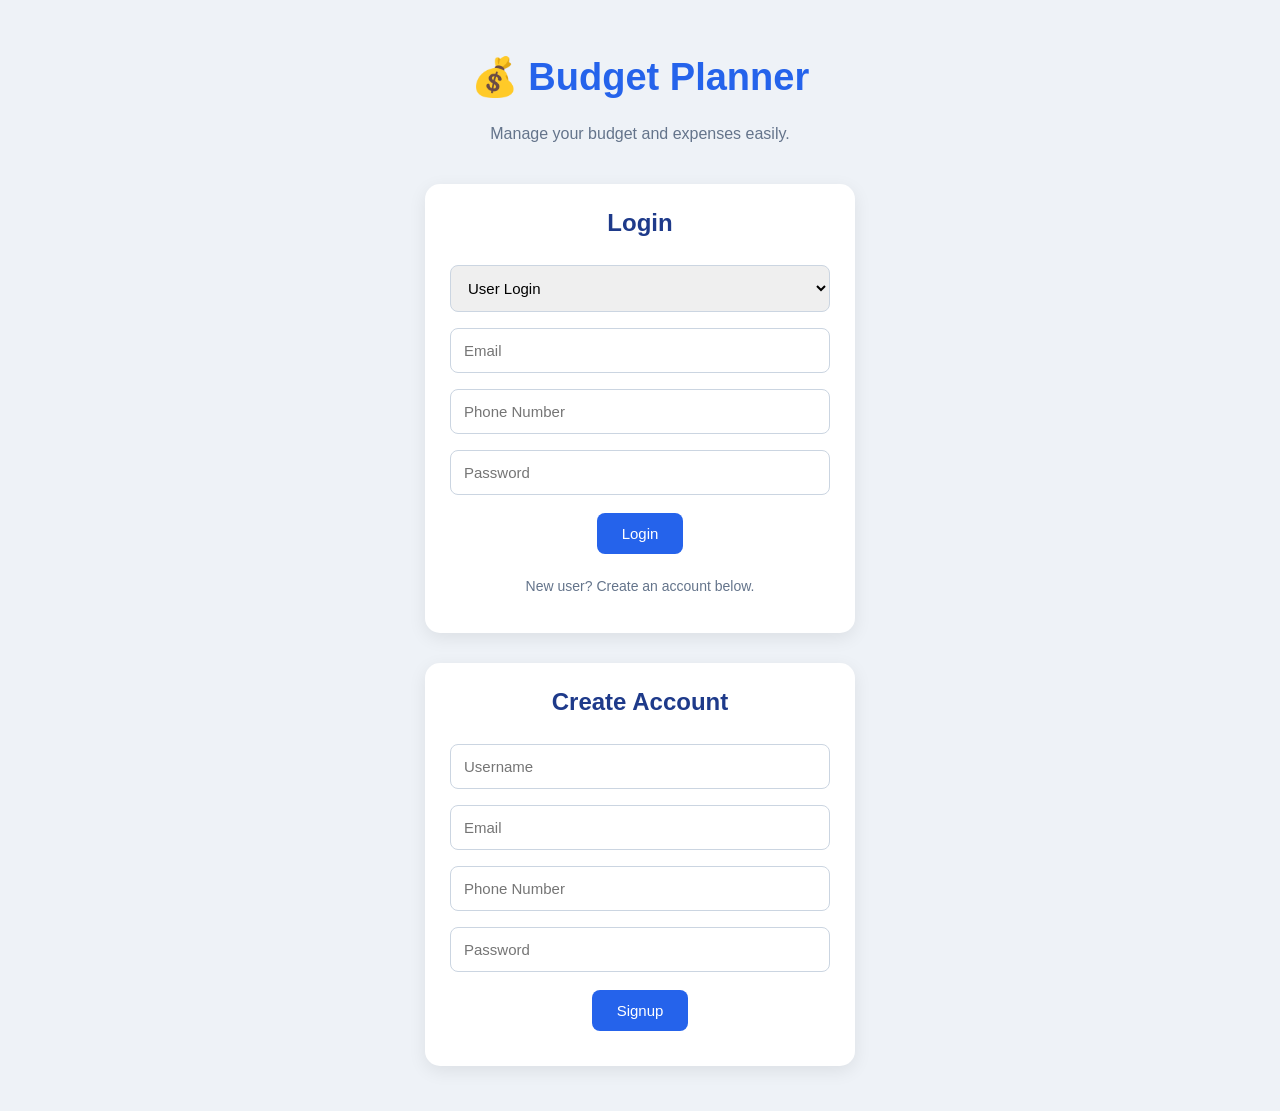
<file: index.html>
<!DOCTYPE html>
<html>
<head>
    <title>Budget Planner - Login</title>
    <link rel="stylesheet" href="style.css">
</head>

<body>

<div class="login-page">

    <div class="welcome">
        <h1>💰 Budget Planner</h1>
        <p>Manage your budget and expenses easily.</p>
    </div>

    <!-- LOGIN CARD -->
    <div class="card">

        <h2>Login</h2>

        <select id="role" onchange="changeRole()">
            <option value="user">User Login</option>
            <option value="admin">Admin Login</option>
        </select>

        <!-- USER LOGIN -->
        <div id="userLogin">

            <input type="email"
                   id="email"
                   placeholder="Email">

            <input type="tel"
                   id="phone"
                   placeholder="Phone Number">

            <input type="password"
                   id="password"
                   placeholder="Password">

        </div>

        <!-- ADMIN LOGIN -->
        <div id="adminLogin" style="display:none;">

            <input id="adminUsername"
                   placeholder="Admin Username">

            <input type="password"
                   id="adminPassword"
                   placeholder="Admin Password">

        </div>

        <button onclick="login()">Login</button>

        <p class="small">
            New user? Create an account below.
        </p>

    </div>


    <!-- SIGNUP CARD -->
    <div class="card">

        <h2>Create Account</h2>

        <input id="newUser"
               placeholder="Username">

        <input type="email"
               id="newEmail"
               placeholder="Email">

        <input type="tel"
               id="newPhone"
               placeholder="Phone Number">

        <input type="password"
               id="newPass"
               placeholder="Password">

        <button onclick="signup()">Signup</button>

    </div>

</div>

<script src="script.js"></script>

</body>
</html>
</file>
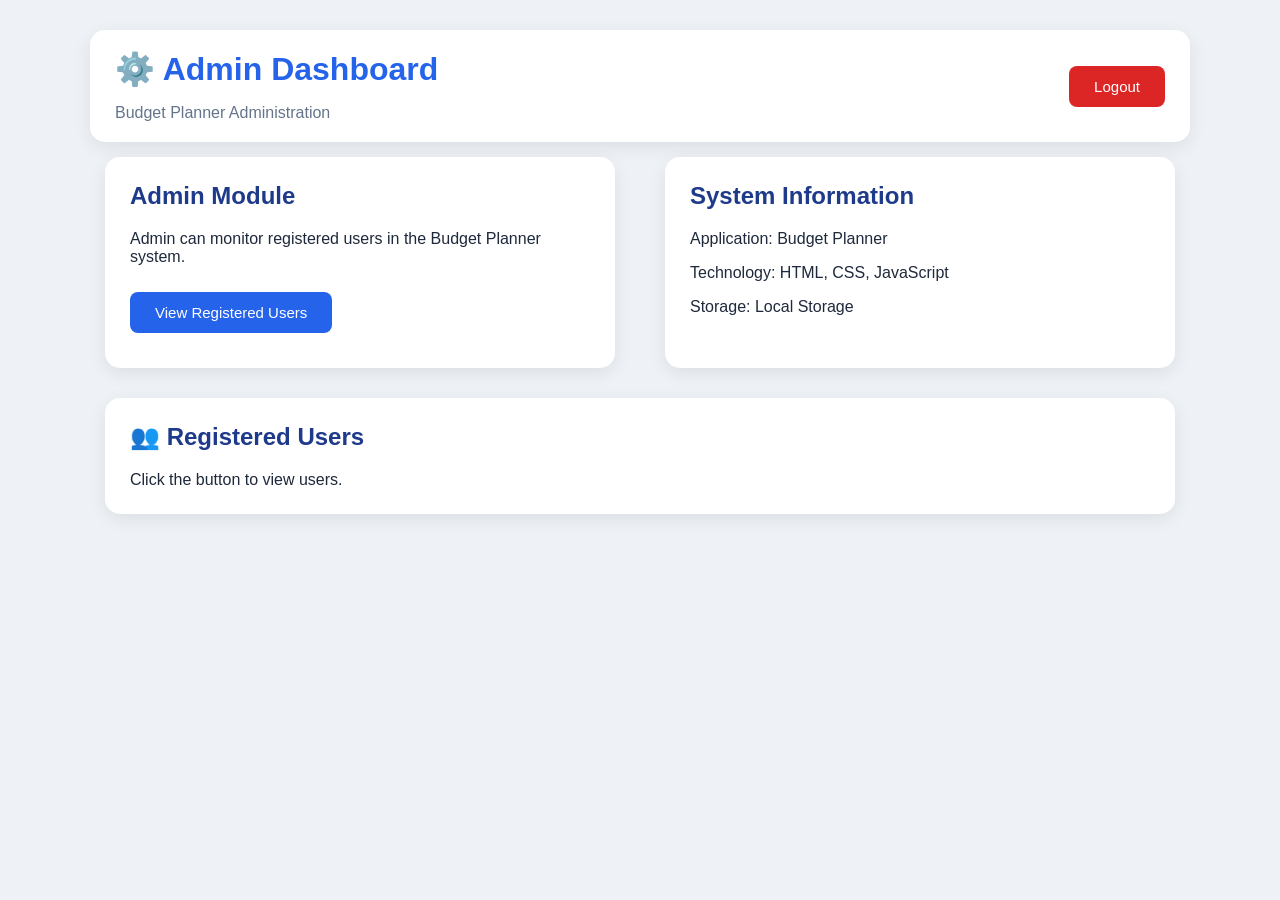
<file: admin.html>
<!DOCTYPE html>
<html>
<head>
    <title>Admin Dashboard</title>
    <link rel="stylesheet" href="style.css">
</head>

<body>

<div class="dashboard">

    <header>

        <div>
            <h1>⚙️ Admin Dashboard</h1>
            <p>Budget Planner Administration</p>
        </div>

        <button class="logout" onclick="logout()">
            Logout
        </button>

    </header>


    <div class="main-grid">

        <!-- ADMIN MODULE -->

        <div class="card">

            <h2>Admin Module</h2>

            <p>
                Admin can monitor registered users
                in the Budget Planner system.
            </p>

            <button onclick="viewUsers()">
                View Registered Users
            </button>

        </div>


        <!-- SYSTEM INFORMATION -->

        <div class="card">

            <h2>System Information</h2>

            <p>Application: Budget Planner</p>
            <p>Technology: HTML, CSS, JavaScript</p>
            <p>Storage: Local Storage</p>

        </div>

    </div>


    <!-- USERS -->

    <div class="card">

        <h2>👥 Registered Users</h2>

        <div id="userList">
            Click the button to view users.
        </div>

    </div>

</div>

<script src="script.js"></script>

</body>
</html>
</file>
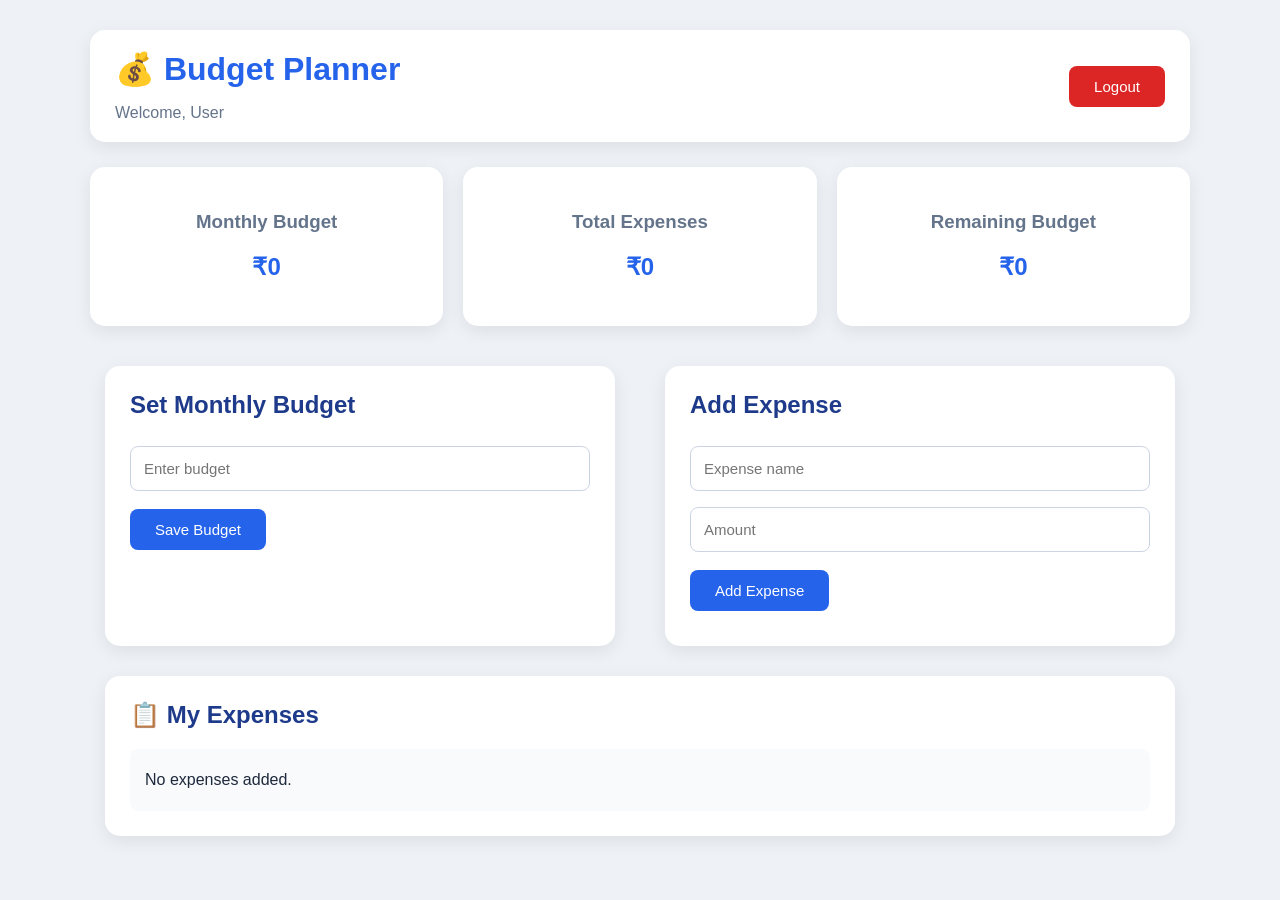
<file: user.html>
<!DOCTYPE html>
<html>
<head>
    <title>User Dashboard</title>
    <link rel="stylesheet" href="style.css">
</head>

<body>

<div class="dashboard">

    <header>
        <div>
            <h1>💰 Budget Planner</h1>
            <p>Welcome, <span id="username"></span></p>
        </div>

        <button class="logout" onclick="logout()">Logout</button>
    </header>


    <!-- SUMMARY CARDS -->

    <div class="summary">

        <div class="summary-card">
            <h3>Monthly Budget</h3>
            <h2 id="showBudget">₹0</h2>
        </div>

        <div class="summary-card">
            <h3>Total Expenses</h3>
            <h2 id="showExpense">₹0</h2>
        </div>

        <div class="summary-card">
            <h3>Remaining Budget</h3>
            <h2 id="showBalance">₹0</h2>
        </div>

    </div>


    <!-- MAIN GRID -->

    <div class="main-grid">

        <!-- BUDGET -->

        <div class="card">

            <h2>Set Monthly Budget</h2>

            <input type="number"
                   id="budget"
                   placeholder="Enter budget">

            <button onclick="saveBudget()">
                Save Budget
            </button>

        </div>


        <!-- EXPENSE -->

        <div class="card">

            <h2>Add Expense</h2>

            <input id="expense"
                   placeholder="Expense name">

            <input type="number"
                   id="amount"
                   placeholder="Amount">

            <button onclick="addExpense()">
                Add Expense
            </button>

        </div>

    </div>


    <!-- EXPENSE LIST -->

    <div class="card">

        <h2>📋 My Expenses</h2>

        <div id="list">
            No expenses added.
        </div>

    </div>

</div>

<script src="script.js"></script>

</body>
</html>
</file>
<file: style.css>
* {
    box-sizing: border-box;
}

body {
    margin: 0;
    font-family: Arial, sans-serif;
    background: #eef2f7;
    color: #1e293b;
}


/* LOGIN PAGE */

.login-page {
    min-height: 100vh;
    display: flex;
    flex-direction: column;
    align-items: center;
    justify-content: center;
    padding: 30px;
}

.welcome {
    text-align: center;
    margin-bottom: 10px;
}

.welcome h1 {
    color: #2563eb;
    font-size: 38px;
}

.welcome p {
    color: #64748b;
}


/* CARDS */

.card {
    background: white;
    padding: 25px;
    margin: 15px;
    border-radius: 15px;
    box-shadow: 0 5px 18px rgba(0,0,0,0.08);
}

.login-page .card {
    width: 100%;
    max-width: 430px;

    display: flex;
    flex-direction: column;
    align-items: center;
}

.card h2 {
    margin-top: 0;
    color: #1e3a8a;
}


/* INPUTS */

input,
select {
    width: 100%;
    padding: 13px;
    margin: 8px 0;

    border: 1px solid #cbd5e1;
    border-radius: 8px;

    font-size: 15px;
}

input:focus,
select:focus {
    outline: none;
    border-color: #2563eb;
}


/* BUTTON */

button {
    padding: 12px 25px;
    margin: 10px 0;

    border: none;
    border-radius: 8px;

    background: #2563eb;
    color: white;

    font-size: 15px;
    cursor: pointer;
}

button:hover {
    background: #1d4ed8;
}

.logout {
    background: #dc2626;
}

.logout:hover {
    background: #b91c1c;
}


/* SMALL TEXT */

.small {
    color: #64748b;
    font-size: 14px;
}


/* DASHBOARD */

.dashboard {
    width: 90%;
    max-width: 1100px;
    margin: 30px auto;
}


/* HEADER - FLEXBOX */

header {
    display: flex;
    justify-content: space-between;
    align-items: center;

    background: white;
    padding: 20px 25px;

    border-radius: 15px;

    box-shadow: 0 5px 18px rgba(0,0,0,0.08);
}

header h1 {
    margin: 0;
    color: #2563eb;
}

header p {
    margin-bottom: 0;
    color: #64748b;
}


/* SUMMARY - GRID */

.summary {
    display: grid;

    grid-template-columns:
        repeat(3, 1fr);

    gap: 20px;

    margin: 25px 0;
}

.summary-card {
    background: white;
    padding: 25px;

    border-radius: 15px;

    text-align: center;

    box-shadow: 0 5px 18px rgba(0,0,0,0.08);
}

.summary-card h3 {
    color: #64748b;
}

.summary-card h2 {
    color: #2563eb;
}


/* MAIN GRID */

.main-grid {
    display: grid;

    grid-template-columns:
        repeat(2, 1fr);

    gap: 20px;
}


/* EXPENSE LIST */

#list {
    line-height: 2;

    background: #f8fafc;

    padding: 15px;

    border-radius: 8px;
}


/* MOBILE */

@media (max-width: 700px) {

    .summary {
        grid-template-columns: 1fr;
    }

    .main-grid {
        grid-template-columns: 1fr;
    }

    header {
        flex-direction: column;
        text-align: center;
    }

}
</file>
